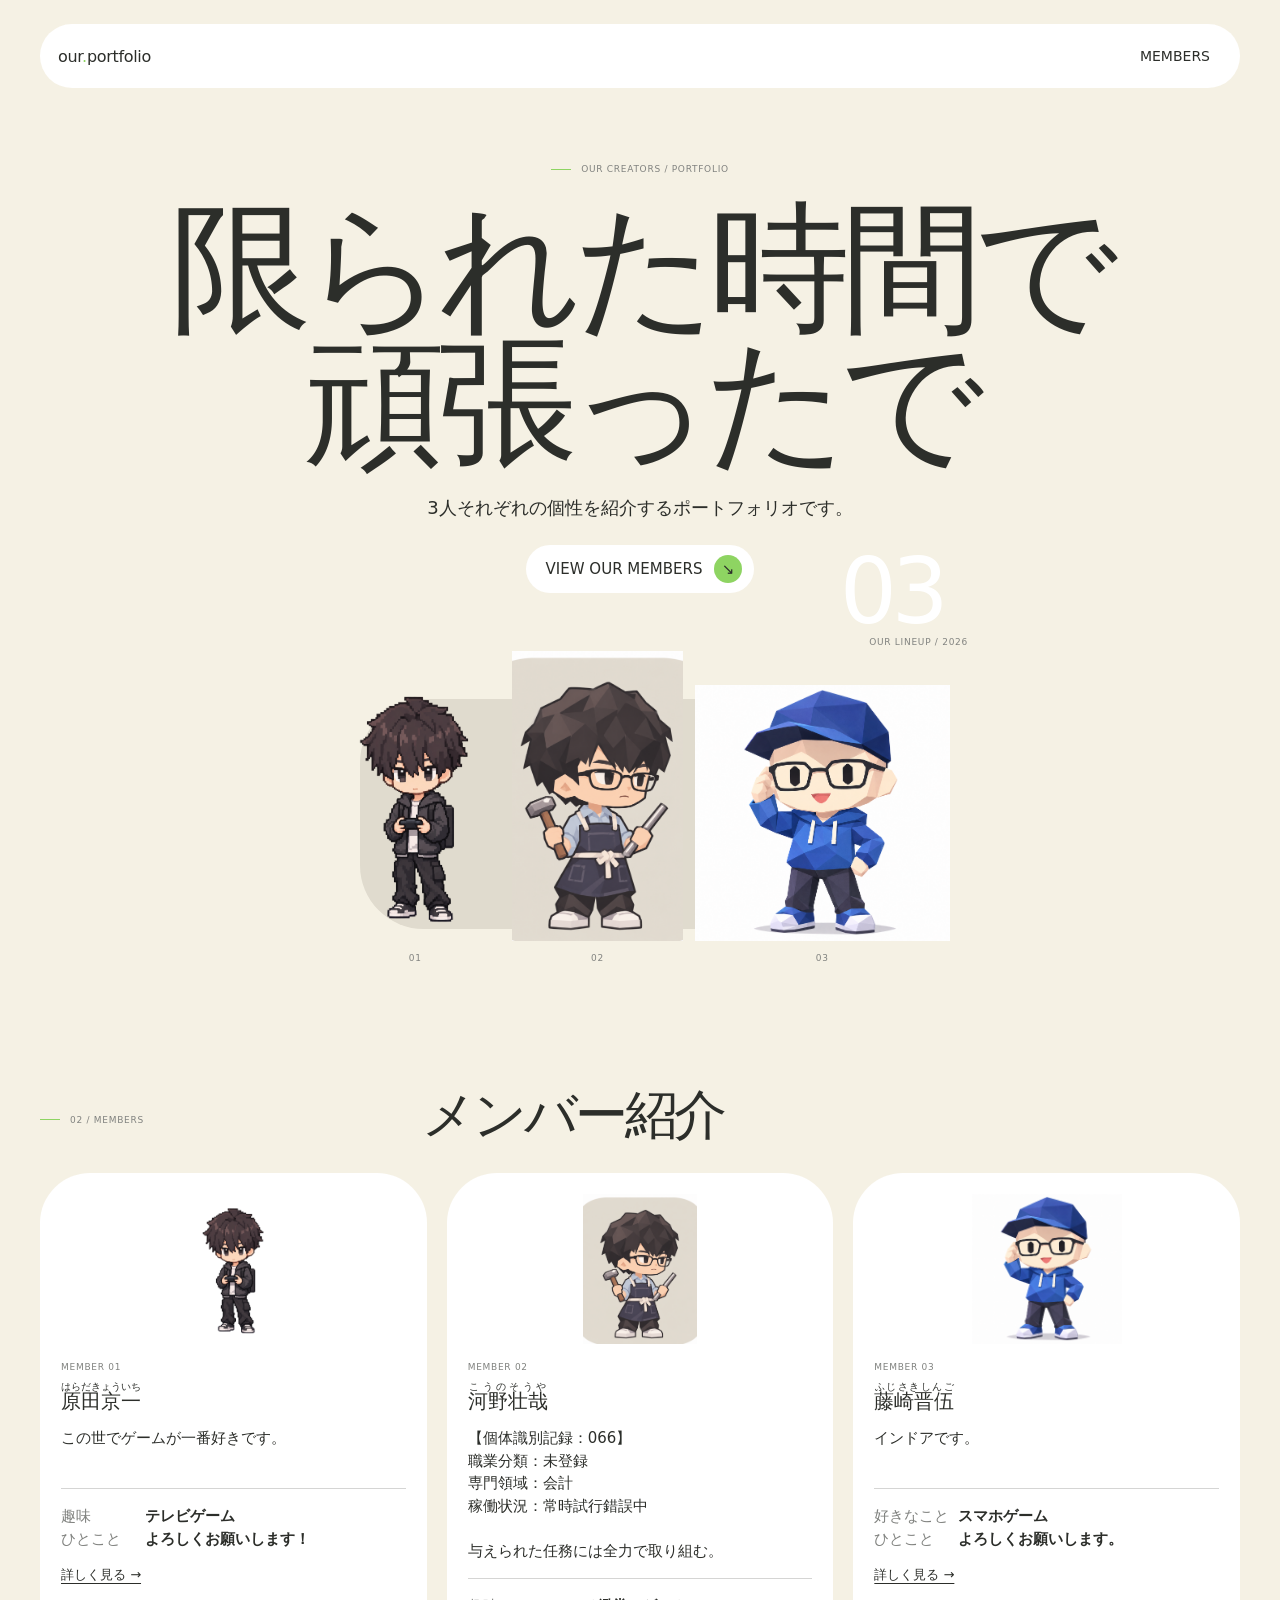
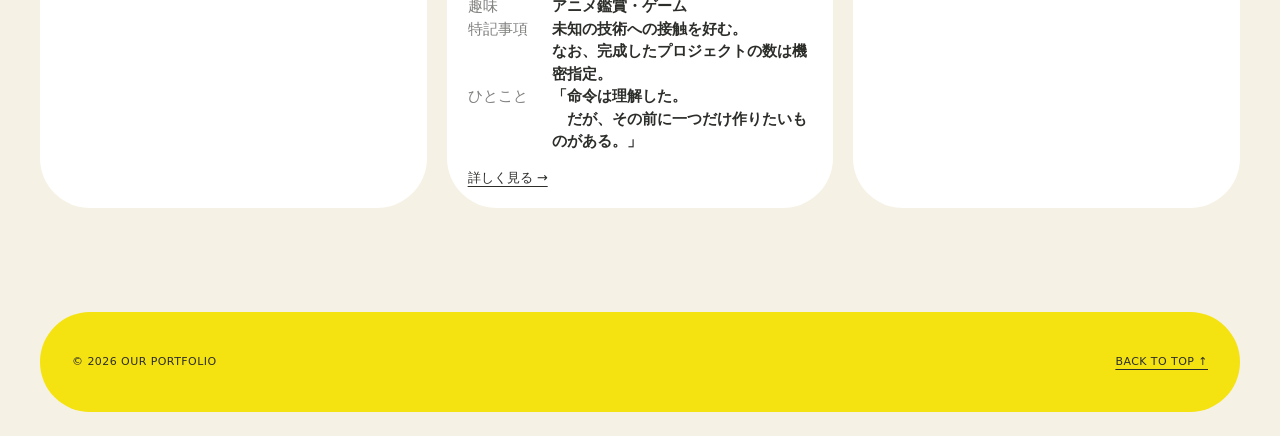
<file: index.html>
<!doctype html>
<html lang="ja">
<head>
  <meta charset="utf-8">
  <meta name="viewport" content="width=device-width, initial-scale=1">
  <meta name="theme-color" content="#f5f1e4">
  <meta name="description" content="メンバーそれぞれの個性と制作物を紹介するポートフォリオサイトです。">
  <title>Our Portfolio</title>
  <link rel="stylesheet" href="style.css">
</head>
<body>
  <div class="page-shell" id="top">
    <header class="site-header">
      <a class="wordmark" href="#top" aria-label="ポートフォリオ ホーム">our<span>.</span>portfolio</a>
      <nav class="site-nav" aria-label="メインナビゲーション">
        <a href="#works" id="nav-works" hidden>WORKS</a>
        <a href="#members">MEMBERS</a>
      </nav>
    </header>

    <main>
      <section class="hero" aria-labelledby="intro-title">
        <div class="hero-content">
          <p class="eyebrow">Our creators / Portfolio</p>
          <h1 id="intro-title">限られた時間で<br><span>頑張ったで</span></h1>
          <p class="hero-copy">
            <span id="member-count">メンバー</span>それぞれの個性を紹介するポートフォリオです。
          </p>
          <a class="text-link" href="#members">VIEW OUR MEMBERS <span aria-hidden="true">↘</span></a>
        </div>
        <div class="portrait-card" id="portrait-card" role="img" aria-label="メンバーが並んだプロフィールビジュアル">
          <!-- members/ のデータから自動で並びます -->
          <div class="hero-lineup" id="hero-lineup" aria-hidden="true"></div>
          <p class="portrait-note">OUR LINEUP / 2026</p>
        </div>
      </section>

      <!-- 制作実績：誰かの works に作品が入ると自動で表示されます -->
      <section class="section" id="works" aria-labelledby="works-title" hidden>
        <div class="section-heading">
          <p class="eyebrow">01 / Works</p>
          <div>
            <h2 id="works-title">制作実績</h2>
          </div>
        </div>
        <div class="works-list" id="works-list"></div>
      </section>

      <section class="section" id="members" aria-labelledby="members-title">
        <div class="section-heading">
          <p class="eyebrow">02 / Members</p>
          <div>
            <h2 id="members-title">メンバー紹介</h2>
          </div>
        </div>
        <!-- members/ のデータから自動でカードが作られます -->
        <div class="members-grid" id="members-grid"></div>
      </section>
    </main>

    <footer class="site-footer">
      <p>© 2026 OUR PORTFOLIO</p>
      <a class="back-to-top" href="#top">BACK TO TOP ↑</a>
    </footer>
  </div>

  <script src="members/_list.js"></script>
  <script src="main.js"></script>
</body>
</html>
</file>
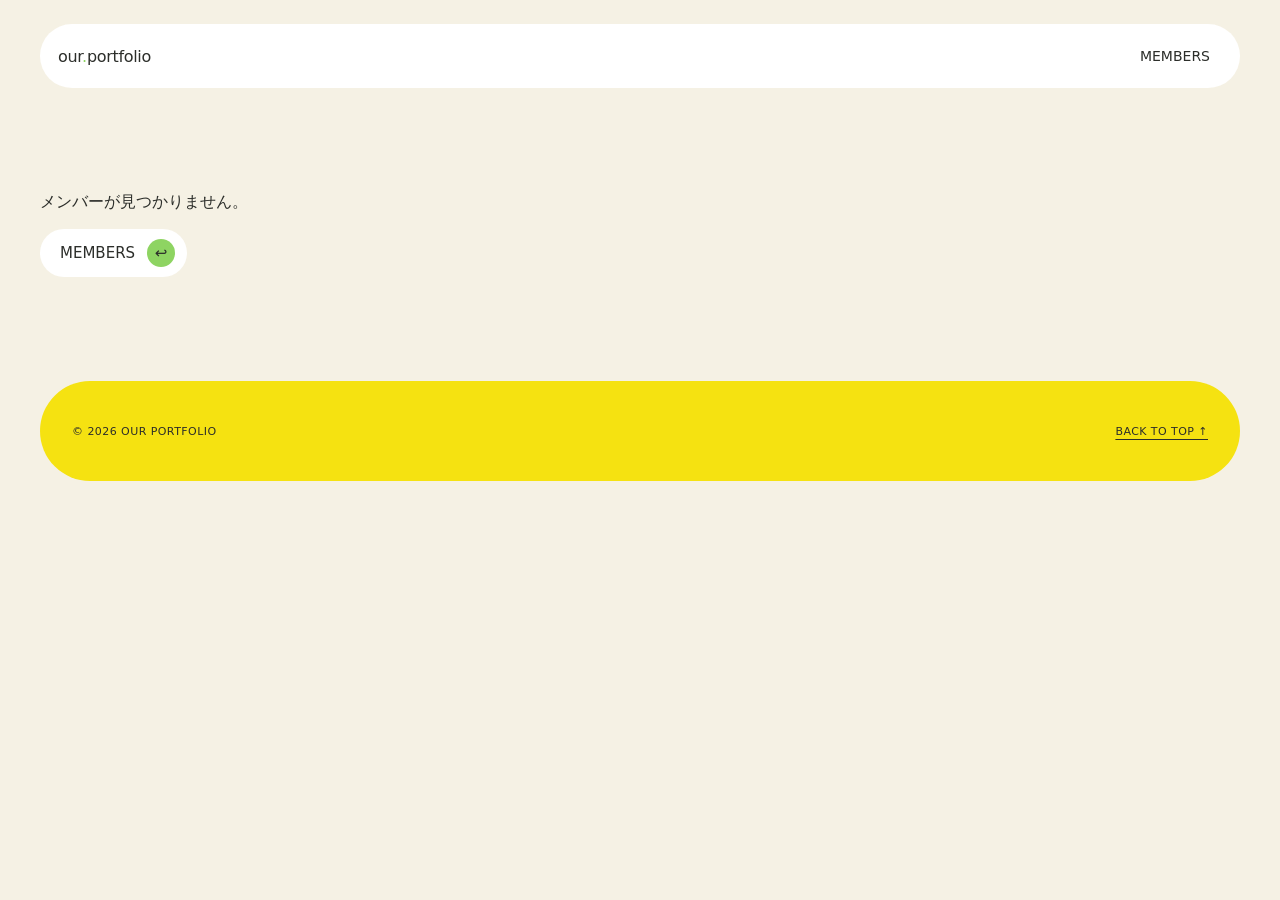
<file: member.html>
<!doctype html>
<html lang="ja">
<head>
  <meta charset="utf-8">
  <meta name="viewport" content="width=device-width, initial-scale=1">
  <meta name="theme-color" content="#f5f1e4">
  <title>Member | Our Portfolio</title>
  <link rel="stylesheet" href="style.css">
</head>
<body>
  <div class="page-shell" id="top">
    <header class="site-header">
      <a class="wordmark" href="index.html" aria-label="ポートフォリオ ホーム">our<span>.</span>portfolio</a>
      <nav class="site-nav" aria-label="メインナビゲーション">
        <a href="index.html#members">MEMBERS</a>
      </nav>
    </header>

    <!-- member.html?id=xxx の xxx に合うメンバーの情報が自動で入ります -->
    <main id="member-detail"></main>

    <footer class="site-footer">
      <p>© 2026 OUR PORTFOLIO</p>
      <a class="back-to-top" href="#top">BACK TO TOP ↑</a>
    </footer>
  </div>

  <script src="members/_list.js"></script>
  <script src="main.js"></script>
</body>
</html>
</file>
<file: style.css>
:root {
  color-scheme: light;
  --paper: #f5f1e4;
  --ink: #2c2e2a;
  --muted: #80827f;
  --green: #8ed462;
  --line: #d5d5d4;
  --sandstone: #e0dbce;
  --white: #ffffff;
  --blue: #2ba0ff;
  --coral: #ff705d;
  --yellow: #f5e211;
  --sans: Inter, ui-sans-serif, system-ui, -apple-system, BlinkMacSystemFont, "Segoe UI", sans-serif;
}

* {
  box-sizing: border-box;
}

html {
  scroll-behavior: smooth;
}

body {
  margin: 0;
  background: var(--paper);
  color: var(--ink);
  font-family: var(--sans);
  -webkit-font-smoothing: antialiased;
}

a {
  color: inherit;
}

.page-shell {
  width: min(1200px, calc(100% - 64px));
  margin: 0 auto;
}

.site-header {
  display: flex;
  align-items: center;
  justify-content: space-between;
  min-height: 64px;
  margin-top: 24px;
  padding: 8px 18px;
  border-radius: 50px;
  background: var(--white);
}

.wordmark {
  font-size: 16px;
  font-weight: 500;
  letter-spacing: -0.02em;
  text-decoration: none;
}

.wordmark span {
  color: var(--green);
}

.site-nav {
  display: flex;
  gap: 8px;
  align-items: center;
  font-size: 14px;
  font-weight: 500;
}

.site-nav a {
  padding: 10px 12px;
  border-radius: 50px;
  text-decoration: none;
  transition: background 180ms ease;
}

.site-nav a:hover,
.site-nav a:focus-visible {
  background: var(--paper);
}

.hero {
  display: flex;
  flex-direction: column;
  align-items: center;
  min-height: 0;
  padding: 76px 0 0;
  color: var(--ink);
  text-align: center;
}

.hero .eyebrow {
  justify-content: center;
  margin-bottom: 28px;
}

.eyebrow {
  display: flex;
  align-items: center;
  gap: 10px;
  margin: 0 0 20px;
  color: var(--muted);
  font-size: 9px;
  font-weight: 500;
  letter-spacing: 0.08em;
  text-transform: uppercase;
}

.eyebrow::before {
  width: 20px;
  height: 1px;
  background: var(--green);
  content: "";
}

h1,
h2,
p {
  margin-top: 0;
}

.hero h1 {
  margin-bottom: 24px;
  font-family: var(--sans);
  font-size: clamp(64px, 11vw, 144px);
  font-weight: 500;
  letter-spacing: -0.06em;
  line-height: 0.95;
}

.hero h1 span {
  color: inherit;
  white-space: nowrap;
}

.hero-copy {
  max-width: 600px;
  margin: 0 auto 24px;
  color: var(--ink);
  font-size: 18px;
  line-height: 1.5;
}

.text-link {
  display: inline-flex;
  align-items: center;
  gap: 12px;
  padding: 10px 12px 10px 20px;
  border-radius: 50px;
  background: var(--white);
  color: var(--ink);
  font-size: 15px;
  font-weight: 500;
  text-decoration: none;
}

.text-link span {
  display: grid;
  width: 28px;
  height: 28px;
  place-items: center;
  background: var(--green);
  color: var(--ink);
  border-radius: 50%;
  transition: color 180ms ease, background 180ms ease, transform 180ms ease;
}

.text-link:hover span {
  transform: translateX(3px);
  background: var(--sandstone);
  color: var(--ink);
}

.portrait-card {
  position: relative;
  width: min(820px, 100%);
  height: 360px;
  margin-top: 28px;
}

.portrait-card::before,
.portrait-card::after {
  position: absolute;
  content: "";
}

.portrait-card::before {
  z-index: -1;
  width: min(560px, 84%);
  height: 230px;
  top: 78px;
  left: 50%;
  border-radius: 63.75px;
  background: var(--sandstone);
  transform: translateX(-50%);
}

.portrait-card::after {
  z-index: -1;
  top: -72px;
  right: 13%;
  color: var(--white);
  content: attr(data-count);
  font-size: clamp(72px, 7.1vw, 90px);
  font-weight: 500;
  letter-spacing: -0.06em;
  line-height: 0.95;
}

.hero-lineup {
  position: relative;
  z-index: 1;
  display: flex;
  align-items: end;
  justify-content: center;
  width: min(620px, 100%);
  height: 320px;
  margin: 0 auto;
  gap: 12px;
}

.lineup-person {
  position: relative;
  display: grid;
  width: 33.333%;
  max-width: 190px;
  height: 245px;
  place-items: end center;
}

.lineup-person-primary {
  height: 270px;
}

.lineup-person-tall {
  height: 290px;
}

.lineup-person-wide {
  width: 50%;
  max-width: 270px;
  height: 270px;
}

.hero-avatar {
  display: block;
  width: 100%;
  height: 100%;
  object-fit: cover;
  object-position: center top;
}

.lineup-person-wide .hero-avatar {
  min-width: 0;
  min-height: 0;
  object-fit: contain;
  object-position: center bottom;
}


.lineup-number {
  position: absolute;
  bottom: -22px;
  left: 50%;
  color: var(--muted);
  font-size: 9px;
  font-weight: 500;
  letter-spacing: 0.08em;
  transform: translateX(-50%);
}

.portrait-note {
  position: absolute;
  z-index: 2;
  top: 16px;
  right: 10%;
  margin: 0;
  color: var(--muted);
  font-size: 9px;
  font-weight: 500;
  letter-spacing: 0.08em;
}

.section {
  padding: 104px 0 0;
}

.section-heading {
  display: grid;
  grid-template-columns: 0.6fr 1.4fr;
  gap: 32px;
  margin-bottom: 28px;
}

.section-heading .eyebrow {
  margin: 10px 0 0;
}

.section-heading h2 {
  margin-bottom: 0;
  font-family: var(--sans);
  font-size: clamp(32px, 5vw, 53px);
  font-weight: 500;
  letter-spacing: -0.06em;
  line-height: 1.15;
}

.work-card {
  display: grid;
  grid-template-columns: 0.9fr 1.1fr;
  align-items: center;
  gap: 28px;
  padding: 21px;
  border-radius: 50px;
  background: var(--white);
}

.work-art {
  position: relative;
  display: grid;
  min-height: 280px;
  overflow: hidden;
  place-items: center;
  border-radius: 63.75px;
  background: var(--sandstone);
}

.work-art::before,
.work-art::after {
  position: absolute;
  border-radius: 50%;
  content: "";
}

.work-art::before {
  top: 24px;
  right: 28px;
  width: 76px;
  height: 76px;
  background: var(--green);
}

.work-art::after {
  bottom: 24px;
  left: 28px;
  width: 42px;
  height: 42px;
  background: var(--coral);
}

.work-art-title {
  position: relative;
  z-index: 1;
  margin: 0;
  font-size: clamp(42px, 6vw, 72px);
  font-weight: 500;
  letter-spacing: -0.06em;
  line-height: 0.95;
  text-align: center;
}

.work-content {
  padding: 10px 24px 10px 0;
}

.work-meta {
  margin-bottom: 12px;
  color: var(--muted);
  font-size: 9px;
  font-weight: 500;
  letter-spacing: 0.08em;
}

.work-card h3 {
  margin: 0 0 12px;
  font-size: 30px;
  font-weight: 500;
  letter-spacing: -0.06em;
  line-height: 1.2;
}

.work-description {
  margin-bottom: 18px;
  color: var(--ink);
  font-size: 15px;
  line-height: 1.5;
}

.work-tags {
  display: flex;
  flex-wrap: wrap;
  gap: 8px;
  margin: 0 0 18px;
  padding: 0;
  list-style: none;
}

.work-tags li {
  padding: 5px 10px;
  border-radius: 10px;
  background: var(--paper);
  color: var(--muted);
  font-size: 11px;
}

.work-link {
  color: var(--ink);
  font-size: 15px;
  text-decoration: underline;
  text-underline-offset: 4px;
}

.members-grid {
  display: grid;
  grid-template-columns: repeat(3, 1fr);
  gap: 20px;
}

.member-card {
  display: block;
  overflow: hidden;
  padding: 21px;
  border-radius: 50px;
  background: var(--white);
}

.member-portrait {
  display: grid;
  width: 108px;
  height: 108px;
  margin: 0 auto;
  place-items: center;
  border-radius: 50%;
  color: var(--ink);
  font-family: var(--sans);
  font-size: 32px;
}

.member-portrait-avatar {
  display: block;
  width: 150px;
  height: 150px;
  margin: 0 auto;
  object-fit: contain;
}

.member-content {
  padding: 18px 0 0;
}

.member-number {
  margin-bottom: 10px;
  color: var(--muted);
  font-size: 9px;
  font-weight: 500;
  letter-spacing: 0.08em;
}

.member-card h3 {
  margin: 0 0 12px;
  font-family: var(--sans);
  font-size: 20px;
  font-weight: 500;
}

.member-card h3 rt {
  font-size: 0.48em;
}

.member-intro,
.member-details {
  color: var(--ink);
  font-size: 15px;
  line-height: 1.5;
}

.member-intro {
  margin-bottom: 0;
  min-height: 45px;
}

.member-details {
  display: grid;
  grid-template-columns: 76px 1fr;
  gap: 0 8px;
  margin: 16px 0 0;
  padding-top: 16px;
  border-top: 1px solid var(--line);
}

.member-details dt,
.member-details dd {
  margin: 0;
}

.member-details dt {
  color: var(--muted);
}

.member-details dd {
  color: var(--ink);
  font-weight: 600;
}

.site-footer {
  display: flex;
  align-items: center;
  justify-content: space-between;
  min-height: 100px;
  margin: 104px 0 24px;
  padding: 24px 32px;
  border-radius: 50px;
  background: var(--yellow);
  color: var(--ink);
  font-size: 11px;
  letter-spacing: 0.04em;
}

.site-footer p {
  margin: 0;
}

.back-to-top {
  color: var(--ink);
  text-decoration: underline;
  text-underline-offset: 4px;
}

:focus-visible {
  outline: 2px solid var(--coral);
  outline-offset: 4px;
}

@media (max-width: 720px) {
  .page-shell {
    width: min(100% - 32px, 540px);
  }

  .site-header {
    min-height: 60px;
    margin-top: 16px;
    padding: 6px 12px;
  }

  .site-nav {
    gap: 0;
    font-size: 11px;
  }

  .site-nav a {
    padding: 8px 8px;
  }

  .hero {
    padding-top: 60px;
  }

  .hero h1 {
    font-size: clamp(48px, 10vw, 81px);
  }

  .hero-copy {
    font-size: 16px;
  }

  .portrait-card {
    height: 290px;
    margin-top: 18px;
  }

  .portrait-card::before {
    width: min(440px, 92%);
    height: 190px;
    top: 72px;
  }

  .hero-lineup {
    width: min(480px, 100%);
    height: 260px;
    gap: 4px;
  }

  .lineup-person {
    height: 195px;
    max-width: 130px;
  }

  .lineup-person-primary {
    height: 210px;
  }

  .lineup-person-tall {
    height: 225px;
  }

  .lineup-person-wide {
    width: 55%;
    max-width: 270px;
    height: 215px;
  }

  .portrait-card::after {
    top: -28px;
  }


  .section {
    padding: 80px 0 0;
  }

  .section-heading {
    grid-template-columns: 1fr;
    gap: 12px;
  }

  .section-heading {
    margin-bottom: 20px;
  }

  .work-card {
    grid-template-columns: 1fr;
    gap: 20px;
    padding: 16px;
  }

  .work-art {
    min-height: 210px;
    border-radius: 50px;
  }

  .work-content {
    padding: 0 8px 8px;
  }

  .work-card h3 {
    font-size: 26px;
  }

  .members-grid {
    grid-template-columns: 1fr;
  }

  .member-card {
    display: grid;
    grid-template-columns: 112px 1fr;
    align-items: center;
    padding: 16px;
  }

  .member-portrait {
    width: 84px;
    height: 84px;
    margin: 0 auto;
    font-size: 26px;
  }

  .member-portrait-avatar {
    width: 84px;
    height: 84px;
    margin: 0 auto;
  }

  .member-content {
    padding: 0 0 0 12px;
  }

  .member-intro {
    min-height: 0;
  }

  .site-footer {
    min-height: 80px;
    margin: 80px 0 16px;
    padding: 20px 24px;
  }
}

@media (max-width: 380px) {
  .page-shell {
    width: calc(100% - 32px);
  }

  .hero h1 {
    font-size: clamp(42px, 12vw, 48px);
  }

  .site-nav {
    gap: 0;
    font-size: 9px;
  }

  .site-nav a {
    padding: 7px 5px;
  }

  .wordmark {
    font-size: 14px;
  }

  .member-card {
    grid-template-columns: 88px 1fr;
  }

  .member-portrait {
    width: 68px;
    height: 68px;
    font-size: 22px;
  }

  .member-portrait-avatar {
    width: 68px;
    height: 68px;
  }

  .member-content {
    padding-left: 8px;
  }

  .member-details {
    grid-template-columns: 62px 1fr;
    font-size: 12px;
  }

  .site-footer {
    padding-right: 18px;
    padding-left: 18px;
    font-size: 10px;
  }
}

@media (max-width: 370px) {
  .lineup-person-wide {
    width: 43%;
  }
}

@media (prefers-reduced-motion: reduce) {
  *,
  *::before,
  *::after {
    scroll-behavior: auto !important;
    transition-duration: 0.01ms !important;
  }
}

/* ============================================================
   ここから下：テンプレート化で追加したスタイル
   ============================================================ */

/* メンバーカードをリンクにしたときの見た目 */
a.member-card {
  color: inherit;
  text-decoration: none;
  transition: transform 180ms ease, box-shadow 180ms ease;
}

a.member-card:hover,
a.member-card:focus-visible {
  transform: translateY(-4px);
  box-shadow: 0 12px 28px rgba(44, 46, 42, 0.08);
}

.member-more {
  margin: 16px 0 0;
  font-size: 13px;
  font-weight: 500;
  text-decoration: underline;
  text-underline-offset: 4px;
}

/* 画像がないメンバーはイニシャルを表示 */
.member-portrait {
  font-weight: 500;
}

.works-list {
  display: grid;
  gap: 20px;
}

.work-art img {
  position: absolute;
  inset: 0;
  z-index: 2;
  width: 100%;
  height: 100%;
  object-fit: cover;
}

/* ---------- メンバー詳細ページ ---------- */
.profile {
  display: grid;
  grid-template-columns: 240px 1fr;
  align-items: center;
  gap: 40px;
  margin-top: 56px;
  padding: 32px;
  border-radius: 50px;
  background: var(--white);
}

.profile-avatar {
  display: grid;
  width: 240px;
  height: 240px;
  place-items: center;
  overflow: hidden;
  border-radius: 63.75px;
  background: var(--sandstone);
}

.profile-avatar img {
  width: 100%;
  height: 100%;
  object-fit: contain;
}

.profile-avatar .member-portrait {
  width: 140px;
  height: 140px;
  font-size: 48px;
}

.profile h1 {
  margin-bottom: 12px;
  font-size: clamp(36px, 5vw, 56px);
  font-weight: 500;
  letter-spacing: -0.04em;
  line-height: 1.2;
}

.profile h1 rt {
  font-size: 0.32em;
  letter-spacing: 0.04em;
}

.profile .member-intro {
  min-height: 0;
  font-size: 17px;
}

.about-text {
  max-width: 720px;
  font-size: 16px;
  line-height: 1.8;
  white-space: pre-wrap;
}

.skill-list,
.link-list {
  display: flex;
  flex-wrap: wrap;
  gap: 10px;
  margin: 0;
  padding: 0;
  list-style: none;
}

.skill-list li {
  padding: 8px 16px;
  border-radius: 50px;
  background: var(--white);
  font-size: 14px;
  font-weight: 500;
}

.link-list {
  margin-top: 20px;
}

.empty-note {
  color: var(--muted);
  font-size: 15px;
}

.detail-back {
  margin-top: 56px;
  text-align: center;
}

@media (max-width: 720px) {
  .profile {
    grid-template-columns: 1fr;
    justify-items: center;
    gap: 20px;
    margin-top: 32px;
    padding: 24px 20px;
    text-align: center;
  }

  .profile-avatar {
    width: 180px;
    height: 180px;
    border-radius: 50px;
  }

  .profile .member-details {
    text-align: left;
  }

  .link-list {
    justify-content: center;
  }
}

/* 自己紹介・詳細の中の改行（\n）をそのまま表示する */
.member-intro,
.member-details dd {
  white-space: pre-line;
}
</file>
